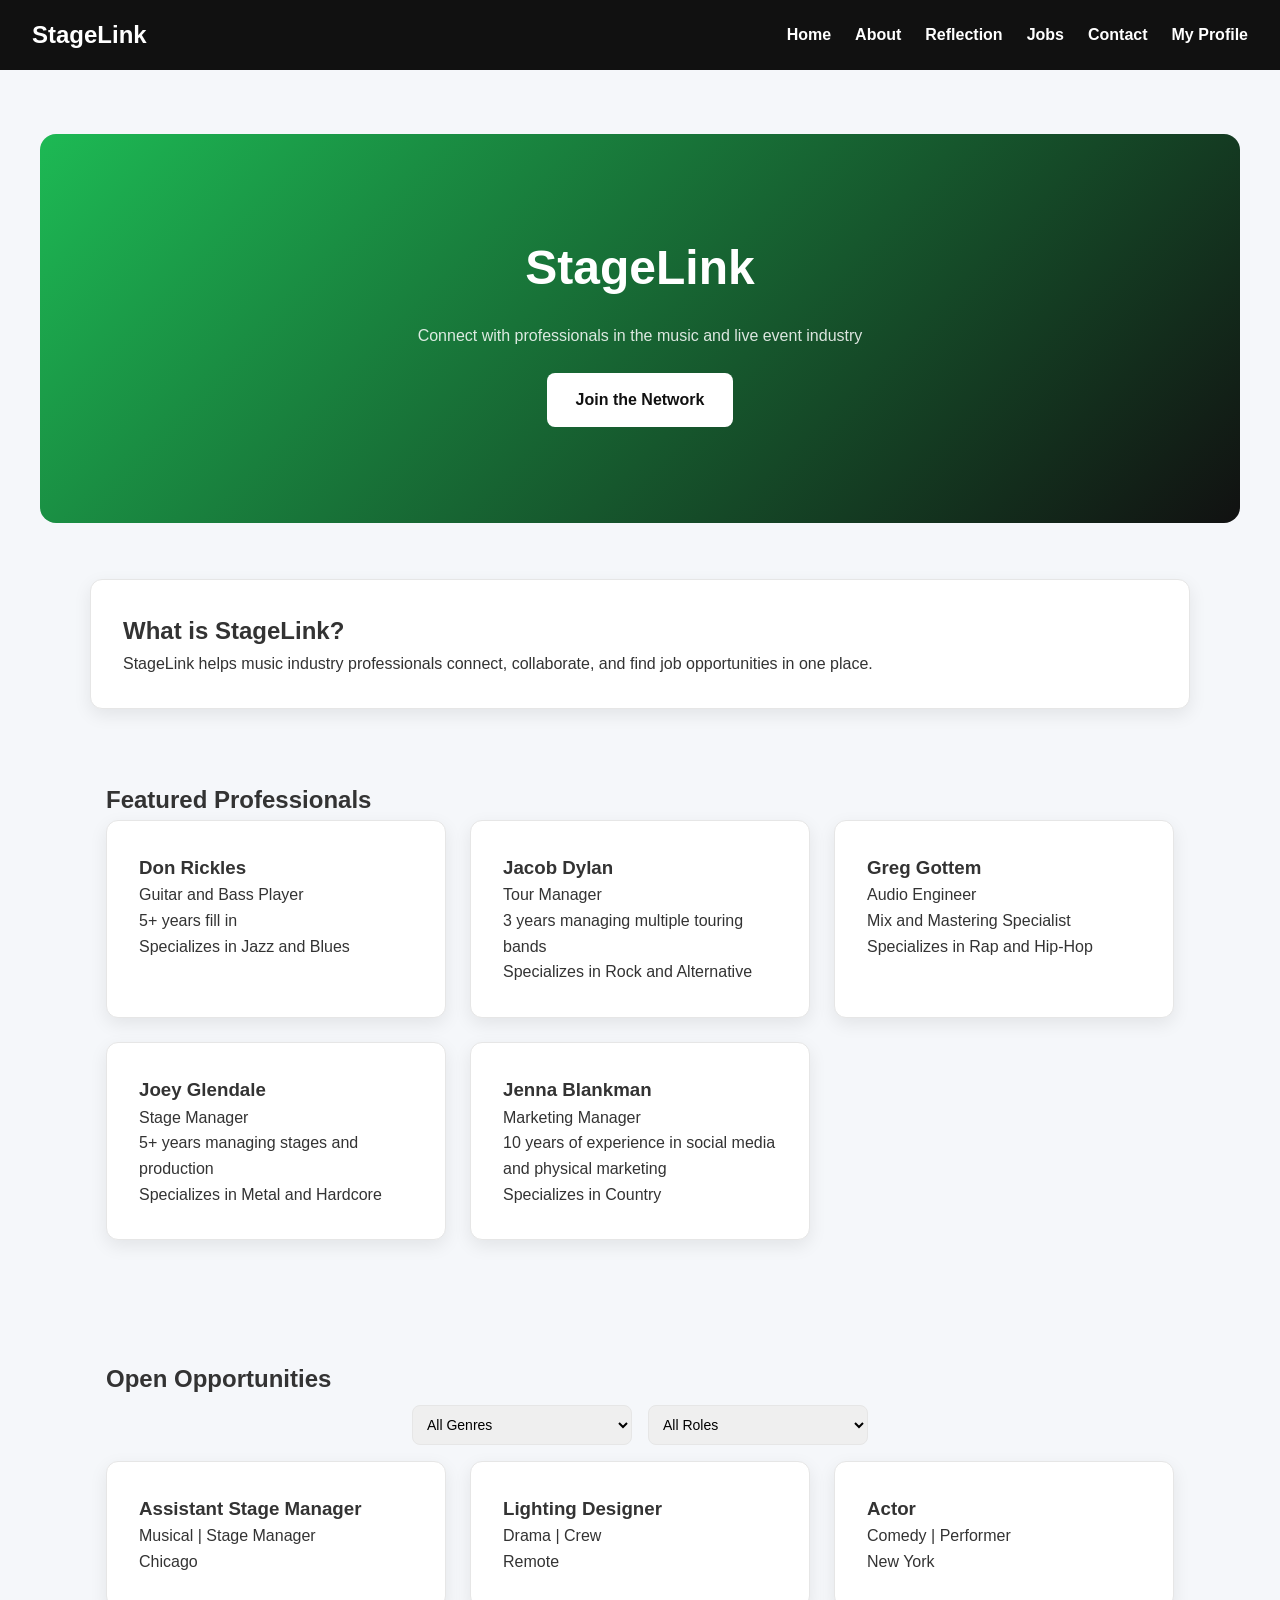
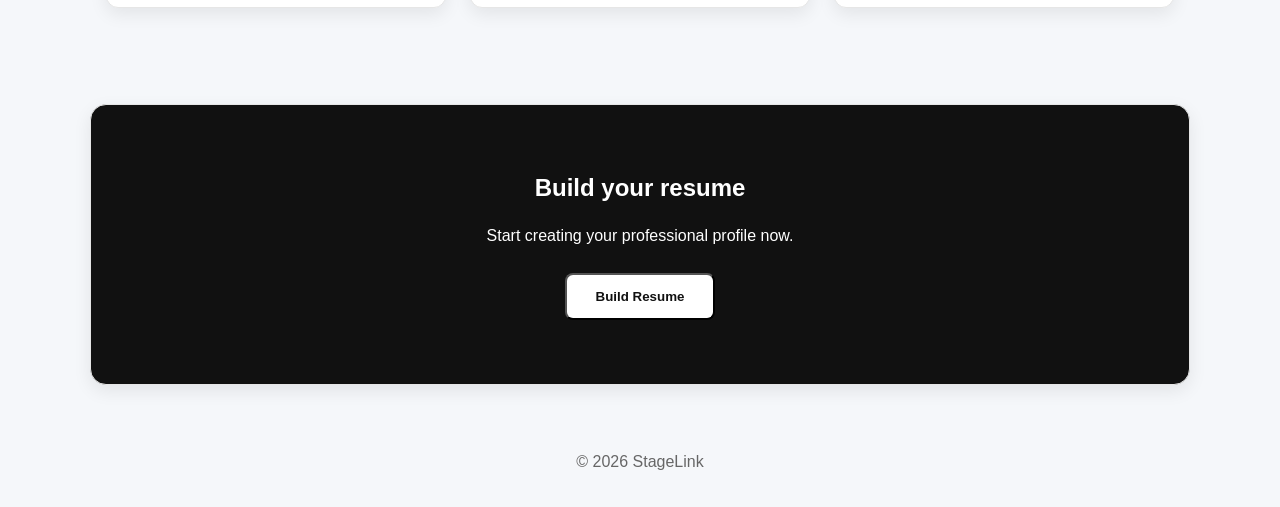
<file: index.html>
<!DOCTYPE html>
<html lang="en">
<head>
    <meta charset="UTF-8">
    <meta name="viewport" content="width=device-width, initial-scale=1.0">
    <title>StageLink | Music Industry Networking</title>
    <link rel="stylesheet" href="style.css">
</head>

<body class="home">

<!-- NAVBAR -->
<header>
    <nav aria-label="Main Navigation">
        <h1>StageLink</h1>

        <ul>
            <li><a href="index.html">Home</a></li>
            <li><a href="readme.html">About</a></li>
            <li><a href="reflection.html">Reflection</a></li>
            <li><a href="jobs.html">Jobs</a></li>
            <li><a href="contact.html">Contact</a></li>
            <li><a href="myprofile.html">My Profile</a></li>
        </ul>
    </nav>
</header>

<main>

<!-- HERO (MATCHES JOBS STYLE) -->
<section class="index-hero">
    <div class="hero-content">
        <h2>StageLink</h2>
        <p>Connect with professionals in the music and live event industry</p>

        <a href="jobs.html" class="hero-btn">Join the Network</a>
    </div>
</section>

<!-- ABOUT -->
<section class="card">
    <h2>What is StageLink?</h2>
    <p>
        StageLink helps music industry professionals connect, collaborate,
        and find job opportunities in one place.
    </p>
</section>

<!-- FEATURED PROFILES -->
<section class="index-section">

    <h2>Featured Professionals</h2>

    <div class="cards-grid">

        <div class="profile-card">
            <h3>Don Rickles</h3>
            <p>Guitar and Bass Player</p>
            <p>5+ years fill in</p>
            <p>Specializes in Jazz and Blues</p>
        </div>

        <div class="profile-card">
            <h3>Jacob Dylan</h3>
            <p>Tour Manager</p>
            <p>3 years managing multiple touring bands</p>
            <p>Specializes in Rock and Alternative</p>
        </div>

        <div class="profile-card">
            <h3>Greg Gottem</h3>
            <p>Audio Engineer</p>
            <p>Mix and Mastering Specialist</p>
            <p>Specializes in Rap and Hip-Hop</p>
        </div>

        <div class="profile-card">
            <h3>Joey Glendale</h3>
            <p>Stage Manager</p>
            <p>5+ years managing stages and production</p>
            <p>Specializes in Metal and Hardcore</p>
        </div>

        <div class="profile-card">
            <h3>Jenna Blankman</h3>
            <p>Marketing Manager</p>
            <p>10 years of experience in social media and physical marketing</p>
            <p>Specializes in Country</p>
        </div>

    </div>
</section>

<section class="index-section">

    <h2>Open Opportunities</h2>

    <div class="job-filters">

        <div class="filter-container">

            <select id="genreFilter">
                <option value="">All Genres</option>
                <option value="Jazz">Jazz</option>
                <option value="Rock">Rock</option>
                <option value="Rap">Rap</option>
                <option value="Metal">Metal</option>
                <option value="R&B">R&B</option>
                <option value="Country">Country</option>
                <option value="Latin">Latin</option>
                <option value="EDM">EDM</option>
                <option value="Pop">Pop</option>
            </select>

            <select id="roleFilter">
                <option value="">All Roles</option>
                <option value="Stage Manager">Stage Manager</option>
                <option value="Crew">Crew</option>
                <option value="Performer">Performer</option>
                <option value="Audio Engineer">Audio Engineer</option>
                <option value="Writer">Writer</option>
                <option value="Marketing Manager">Marketing Manager</option>
                <option value="System Engineer">System Engineer</option>
                <option value="Tour Manager">Tour Manager</option>
                <option value="Booking Agent">Booking Agent</option>
            </select>

        </div>
    </div>

    <!-- JOB RESULTS GRID -->
    <div id="jobResults" class="cards-grid"></div>

</section>

        </div>

    </div>

    <!-- JOB RESULTS -->
    <div id="jobResults" class="jobs-container"></div>

</section>

<!-- CTA -->
<section class="card bottom-cta">
    <h2>Build your resume</h2>
    <p>Start creating your professional profile now.</p>

    <button class="cta-btn" onclick="window.location.href='resume.html'">
        Build Resume
    </button>
</section>

</main>

<!-- FOOTER -->
<footer>
    <p>© 2026 StageLink</p>
</footer>

<script src="script.js"></script>

</body>
</html>
</file>
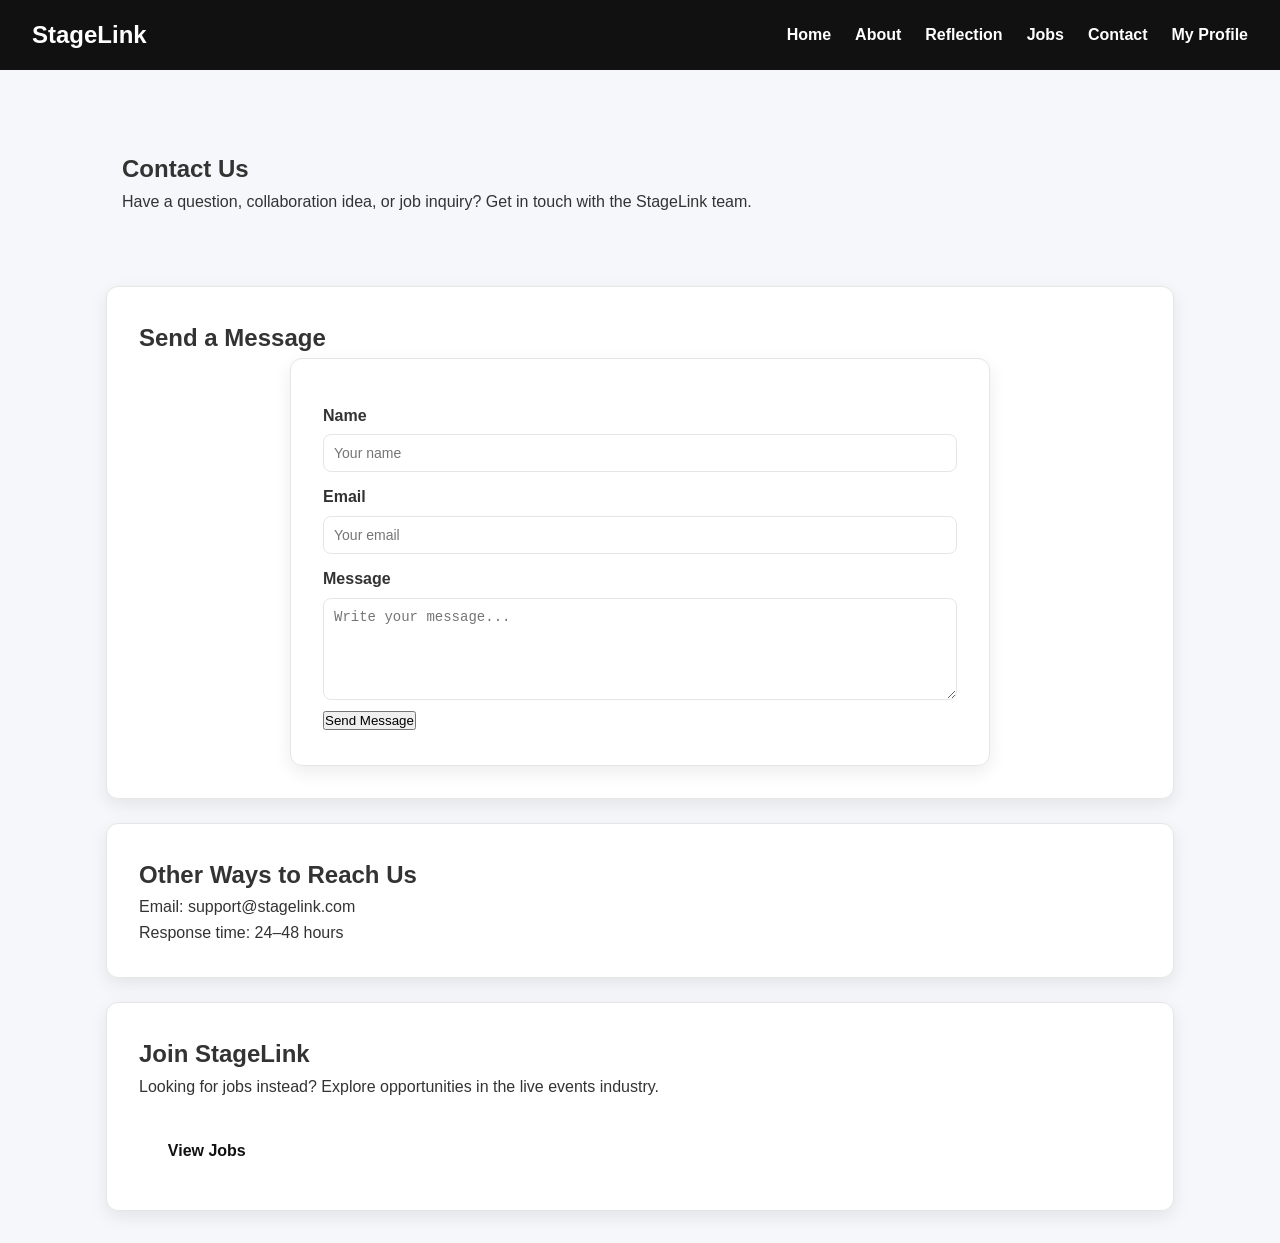
<file: contact.html>
<!DOCTYPE html>
<html lang="en">
<head>
    <meta charset="UTF-8">
    <meta name="viewport" content="width=device-width, initial-scale=1.0">
    <title>Contact | StageLink</title>
    <link rel="stylesheet" href="style.css">
</head>
<body>

    <!-- NAVBAR -->
    <header>
        <nav aria-label="Main Navigation">
            <h1>StageLink</h1>
            <ul>
            <li><a href="index.html">Home</a></li>
            <li><a href="readme.html">About</a></li>
            <li><a href="reflection.html">Reflection</a></li>
            <li><a href="jobs.html">Jobs</a></li>
            <li><a href="contact.html">Contact</a></li>
            <li><a href="myprofile.html">My Profile</a></li>
            </ul>
        </nav>
    </header>

<main>

<!-- HERO -->
<section class="page-hero">
    <h1>Contact Us</h1>
    <p>Have a question, collaboration idea, or job inquiry? Get in touch with the StageLink team.</p>
</section>

<!-- CONTACT FORM CARD -->
<section class="card">
    <h2>Send a Message</h2>

    <form>
        <label>Name</label>
        <input type="text" placeholder="Your name">

        <label>Email</label>
        <input type="email" placeholder="Your email">

        <label>Message</label>
        <textarea rows="5" placeholder="Write your message..."></textarea>

        <button type="submit">Send Message</button>
    </form>
</section>

<!-- CONTACT INFO -->
<section class="card">
    <h2>Other Ways to Reach Us</h2>
    <p>Email: support@stagelink.com</p>
    <p>Response time: 24–48 hours</p>
</section>

<!-- CTA -->
<section class="card">
    <h2>Join StageLink</h2>
    <p>Looking for jobs instead? Explore opportunities in the live events industry.</p>
    <a class="hero-btn" href="jobs.html">View Jobs</a>
</section>

</main>

</body>
</html>
</file>
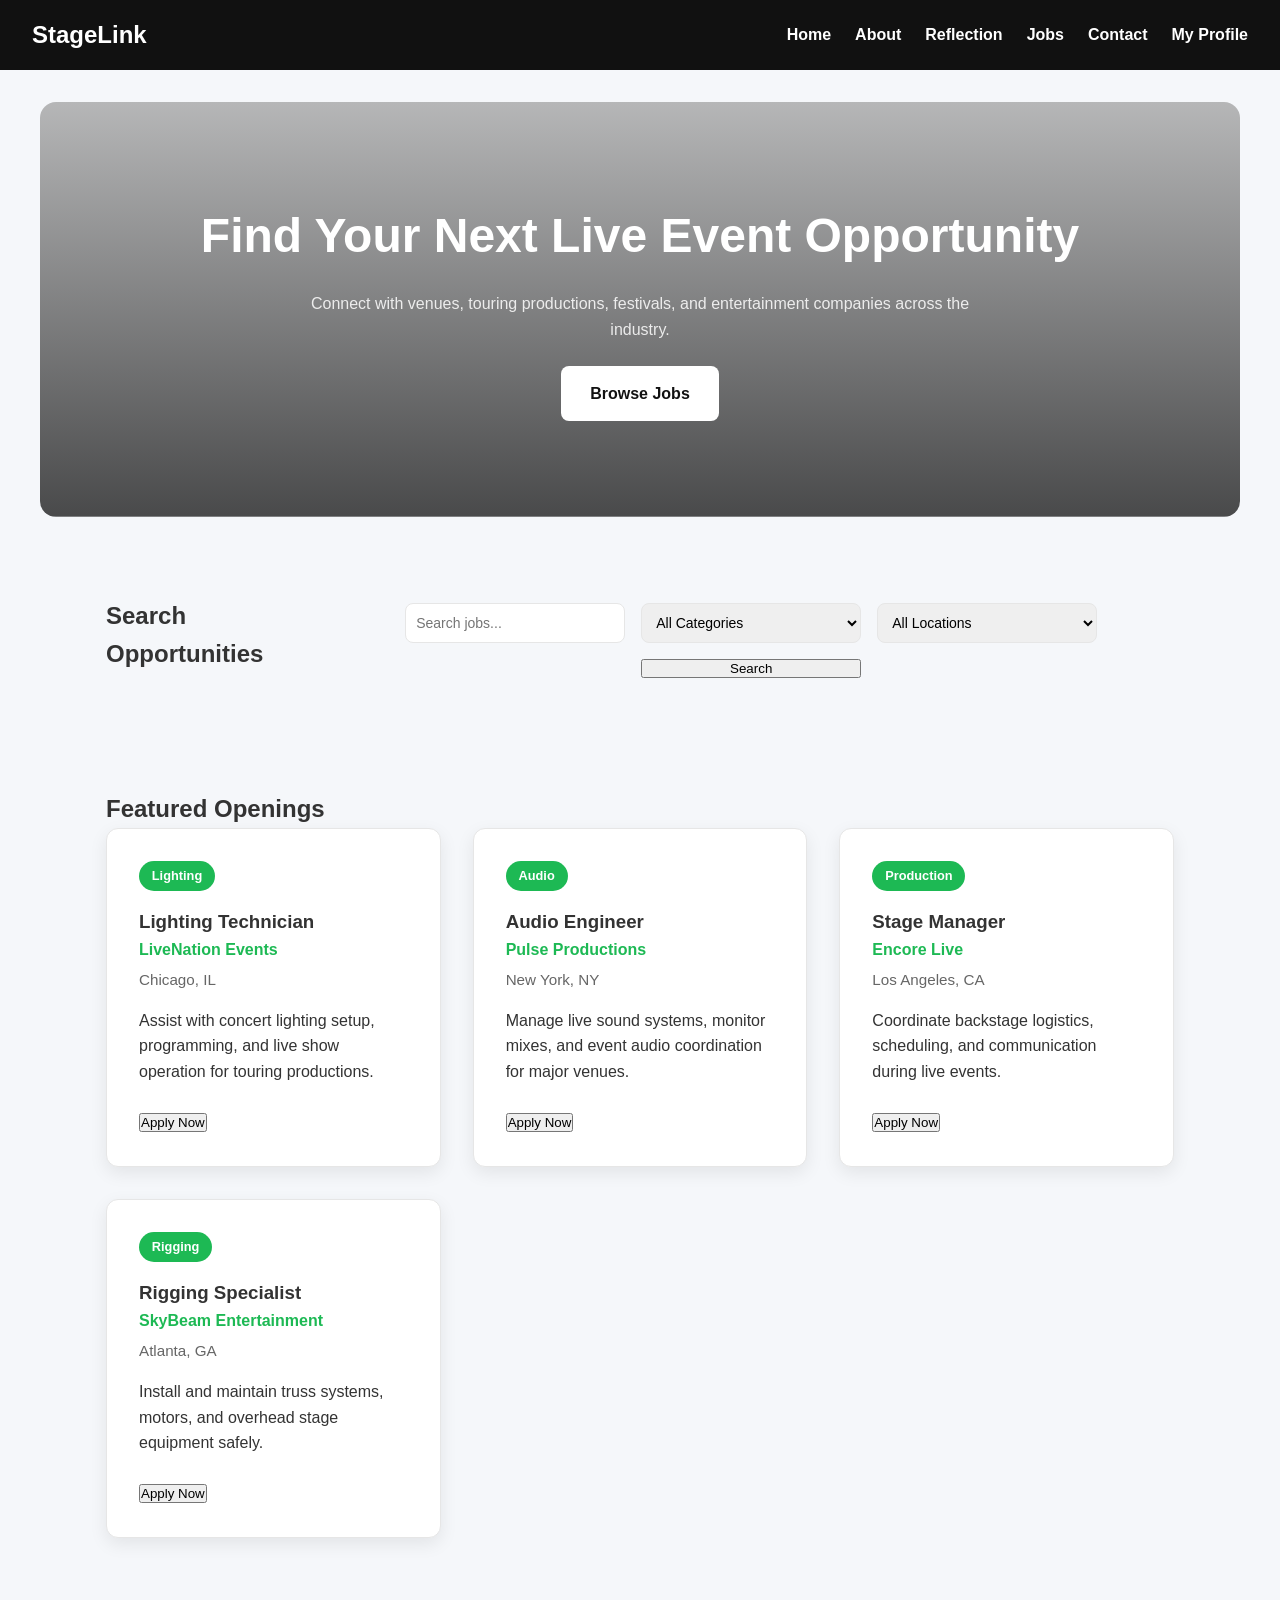
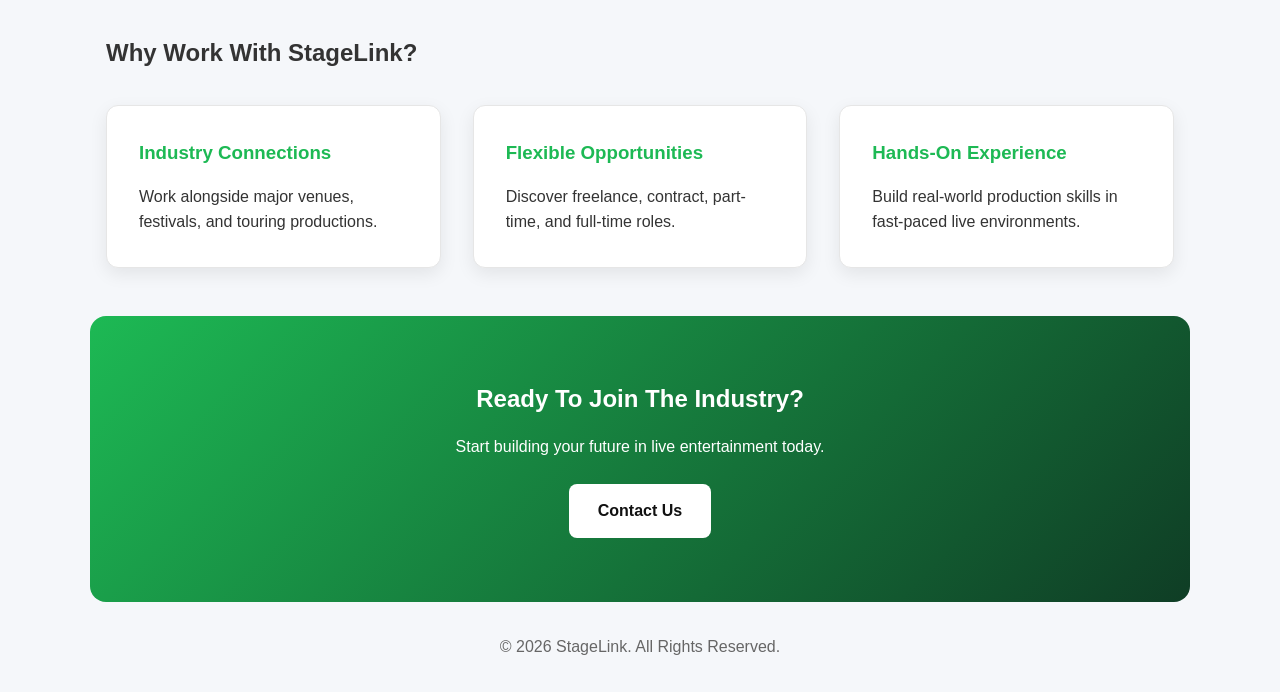
<file: jobs.html>
<!DOCTYPE html>
<html lang="en">
<head>
    <meta charset="UTF-8">
    <meta name="viewport" content="width=device-width, initial-scale=1.0">
    <title>StageLink | Jobs</title>

    <link rel="stylesheet" href="style.css">
</head>

<body>

    <!-- NAVIGATION -->
    <header>
        <nav aria-label="Main Navigation">
            <h1>StageLink</h1>

            <ul>
            <li><a href="index.html">Home</a></li>
            <li><a href="readme.html">About</a></li>
            <li><a href="reflection.html">Reflection</a></li>
            <li><a href="jobs.html">Jobs</a></li>
            <li><a href="contact.html">Contact</a></li>
            <li><a href="myprofile.html">My Profile</a></li>
            </ul>
        </nav>
    </header>

    <!-- HERO SECTION -->
    <section class="jobs-hero">

        <div class="hero-content">

            <h2>Find Your Next Live Event Opportunity</h2>

            <p>
                Connect with venues, touring productions, festivals,
                and entertainment companies across the industry.
            </p>

            <a href="#openings" class="hero-btn">Browse Jobs</a>

        </div>

    </section>

    <!-- SEARCH / FILTER SECTION -->
    <section class="job-filters">

        <h2>Search Opportunities</h2>

        <div class="filter-container">

            <input type="text" placeholder="Search jobs...">

            <select>
                <option>All Categories</option>
                <option>Lighting</option>
                <option>Audio</option>
                <option>Stage Design</option>
                <option>Rigging</option>
                <option>Production</option>
            </select>

            <select>
                <option>All Locations</option>
                <option>Chicago</option>
                <option>New York</option>
                <option>Los Angeles</option>
                <option>Atlanta</option>
                <option>Remote</option>
            </select>

            <button>Search</button>

        </div>

    </section>

    <!-- FEATURED JOBS -->
    <section id="openings" class="jobs-section">

        <h2>Featured Openings</h2>

        <div class="jobs-container">

            <!-- JOB CARD -->
            <div class="job-card">

                <span class="job-tag">Lighting</span>

                <h3>Lighting Technician</h3>

                <p class="company-name">LiveNation Events</p>

                <p class="job-location">Chicago, IL</p>

                <p class="job-description">
                    Assist with concert lighting setup, programming,
                    and live show operation for touring productions.
                </p>

                <button>Apply Now</button>

            </div>

            <!-- JOB CARD -->
            <div class="job-card">

                <span class="job-tag">Audio</span>

                <h3>Audio Engineer</h3>

                <p class="company-name">Pulse Productions</p>

                <p class="job-location">New York, NY</p>

                <p class="job-description">
                    Manage live sound systems, monitor mixes,
                    and event audio coordination for major venues.
                </p>

                <button>Apply Now</button>

            </div>

            <!-- JOB CARD -->
            <div class="job-card">

                <span class="job-tag">Production</span>

                <h3>Stage Manager</h3>

                <p class="company-name">Encore Live</p>

                <p class="job-location">Los Angeles, CA</p>

                <p class="job-description">
                    Coordinate backstage logistics, scheduling,
                    and communication during live events.
                </p>

                <button>Apply Now</button>

            </div>

            <!-- JOB CARD -->
            <div class="job-card">

                <span class="job-tag">Rigging</span>

                <h3>Rigging Specialist</h3>

                <p class="company-name">SkyBeam Entertainment</p>

                <p class="job-location">Atlanta, GA</p>

                <p class="job-description">
                    Install and maintain truss systems,
                    motors, and overhead stage equipment safely.
                </p>

                <button>Apply Now</button>

            </div>

        </div>

    </section>

    <!-- WHY WORK WITH STAGELINK -->
    <section class="why-section">

        <h2>Why Work With StageLink?</h2>

        <div class="benefits-container">

            <div class="benefit-card">

                <h3>Industry Connections</h3>

                <p>
                    Work alongside major venues,
                    festivals, and touring productions.
                </p>

            </div>

            <div class="benefit-card">

                <h3>Flexible Opportunities</h3>

                <p>
                    Discover freelance, contract,
                    part-time, and full-time roles.
                </p>

            </div>

            <div class="benefit-card">

                <h3>Hands-On Experience</h3>

                <p>
                    Build real-world production skills
                    in fast-paced live environments.
                </p>

            </div>

        </div>

    </section>

    <!-- CALL TO ACTION -->
    <section class="cta-section">

        <h2>Ready To Join The Industry?</h2>

        <p>
            Start building your future in live entertainment today.
        </p>

        <a href="contact.html" class="cta-btn">Contact Us</a>

    </section>

    <!-- FOOTER -->
    <footer>

        <p>&copy; 2026 StageLink. All Rights Reserved.</p>

    </footer>

</body>
</html>
</file>
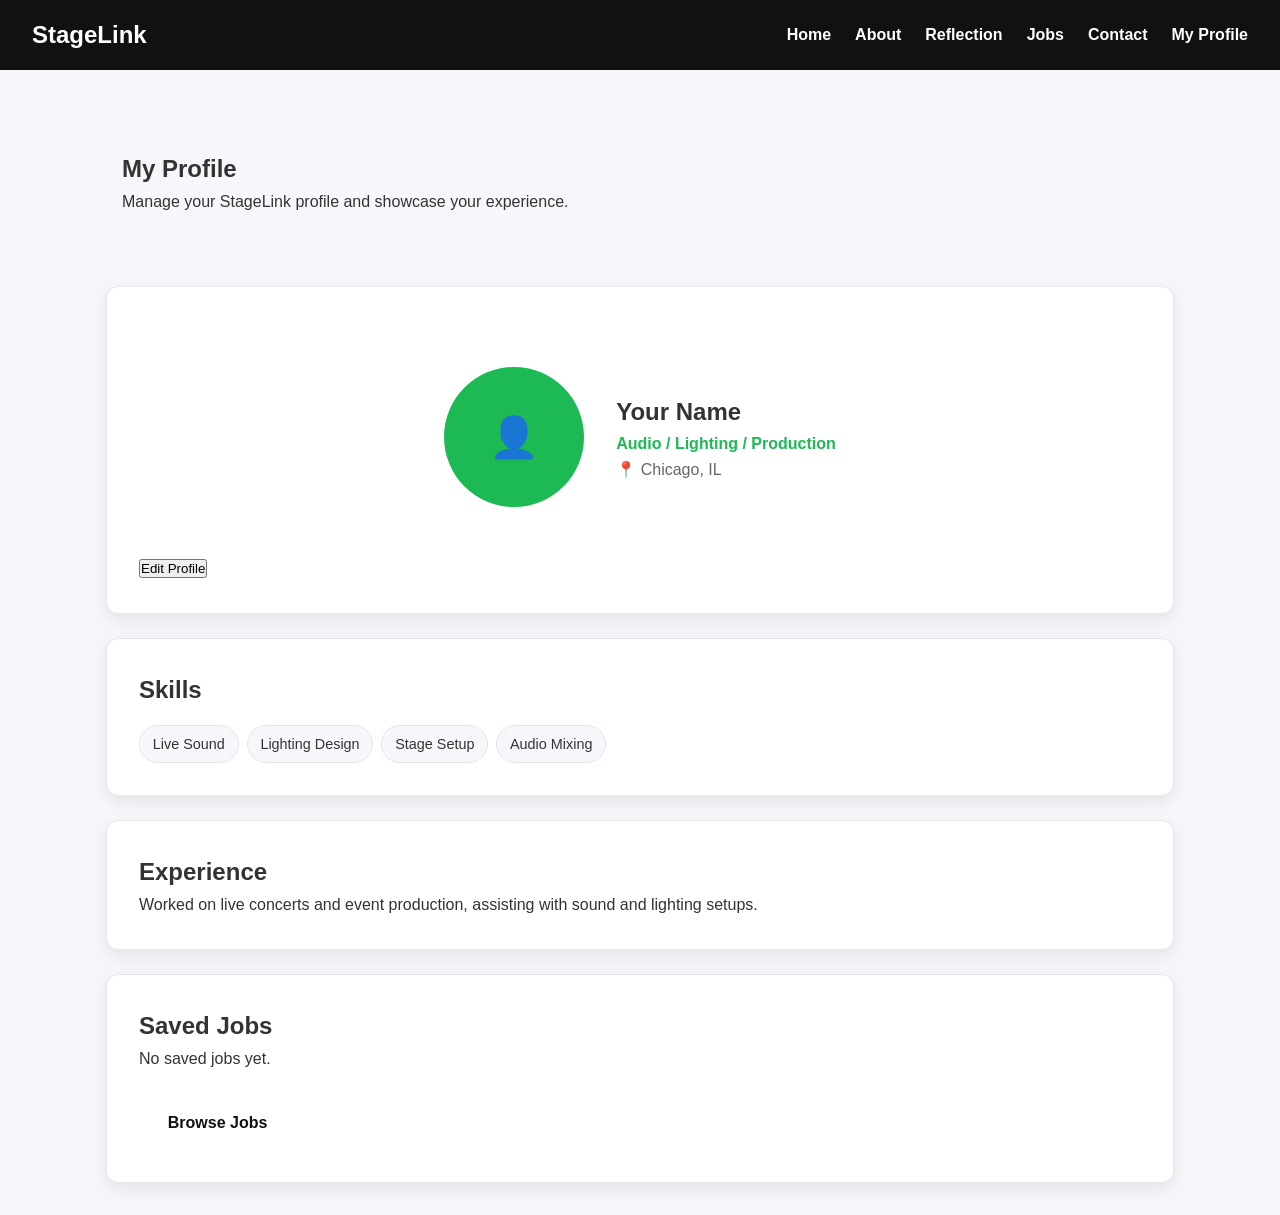
<file: myprofile.html>
<!DOCTYPE html>
<html lang="en">
<head>
    <meta charset="UTF-8">
    <meta name="viewport" content="width=device-width, initial-scale=1.0">
    <title>StageLink | My Profile</title>
    <link rel="stylesheet" href="style.css">
</head>

<body>

<!-- NAVBAR -->
<header>
    <nav aria-label="Main Navigation">
        <h1>StageLink</h1>

        <ul>
            <li><a href="index.html">Home</a></li>
            <li><a href="readme.html">About</a></li>
            <li><a href="reflection.html">Reflection</a></li>
            <li><a href="jobs.html">Jobs</a></li>
            <li><a href="contact.html">Contact</a></li>
            <li><a href="myprofile.html">My Profile</a></li>
        </ul>
    </nav>
</header>

<main>

<section class="page-hero">
    <h1>My Profile</h1>
    <p>Manage your StageLink profile and showcase your experience.</p>
</section>

<!-- PROFILE CARD -->
<section class="card profile-card">

    <div class="profile-header">
        <div class="avatar">👤</div>

        <div class="profile-info">
            <h2 contenteditable="false" class="editable">Your Name</h2>
            <p contenteditable="false" class="editable role">Audio / Lighting / Production</p>
            <p contenteditable="false" class="editable location">📍 Chicago, IL</p>
        </div>
    </div>

    <button id="editBtn" onclick="toggleEdit()">Edit Profile</button>

</section>

<!-- SKILLS -->
<section class="card">
    <h2>Skills</h2>

    <div class="skill-tags">
        <span contenteditable="false" class="editable">Live Sound</span>
        <span contenteditable="false" class="editable">Lighting Design</span>
        <span contenteditable="false" class="editable">Stage Setup</span>
        <span contenteditable="false" class="editable">Audio Mixing</span>
    </div>
</section>

<!-- EXPERIENCE -->
<section class="card">
    <h2>Experience</h2>

    <p contenteditable="false" class="editable">
        Worked on live concerts and event production, assisting with sound and lighting setups.
    </p>
</section>

<!-- SAVED JOBS -->
<section class="card">
    <h2>Saved Jobs</h2>
    <p>No saved jobs yet.</p>

    <a class="hero-btn" href="jobs.html">Browse Jobs</a>
</section>

</main>

<script>
function toggleEdit() {
    const elements = document.querySelectorAll(".editable");
    const btn = document.getElementById("editBtn");

    const isEditing = btn.innerText === "Save Profile";

    elements.forEach(el => {
        el.contentEditable = !isEditing;
        el.style.outline = !isEditing ? "2px solid #1db954" : "none";
    });

    btn.innerText = isEditing ? "Edit Profile" : "Save Profile";
}
</script>
</file>
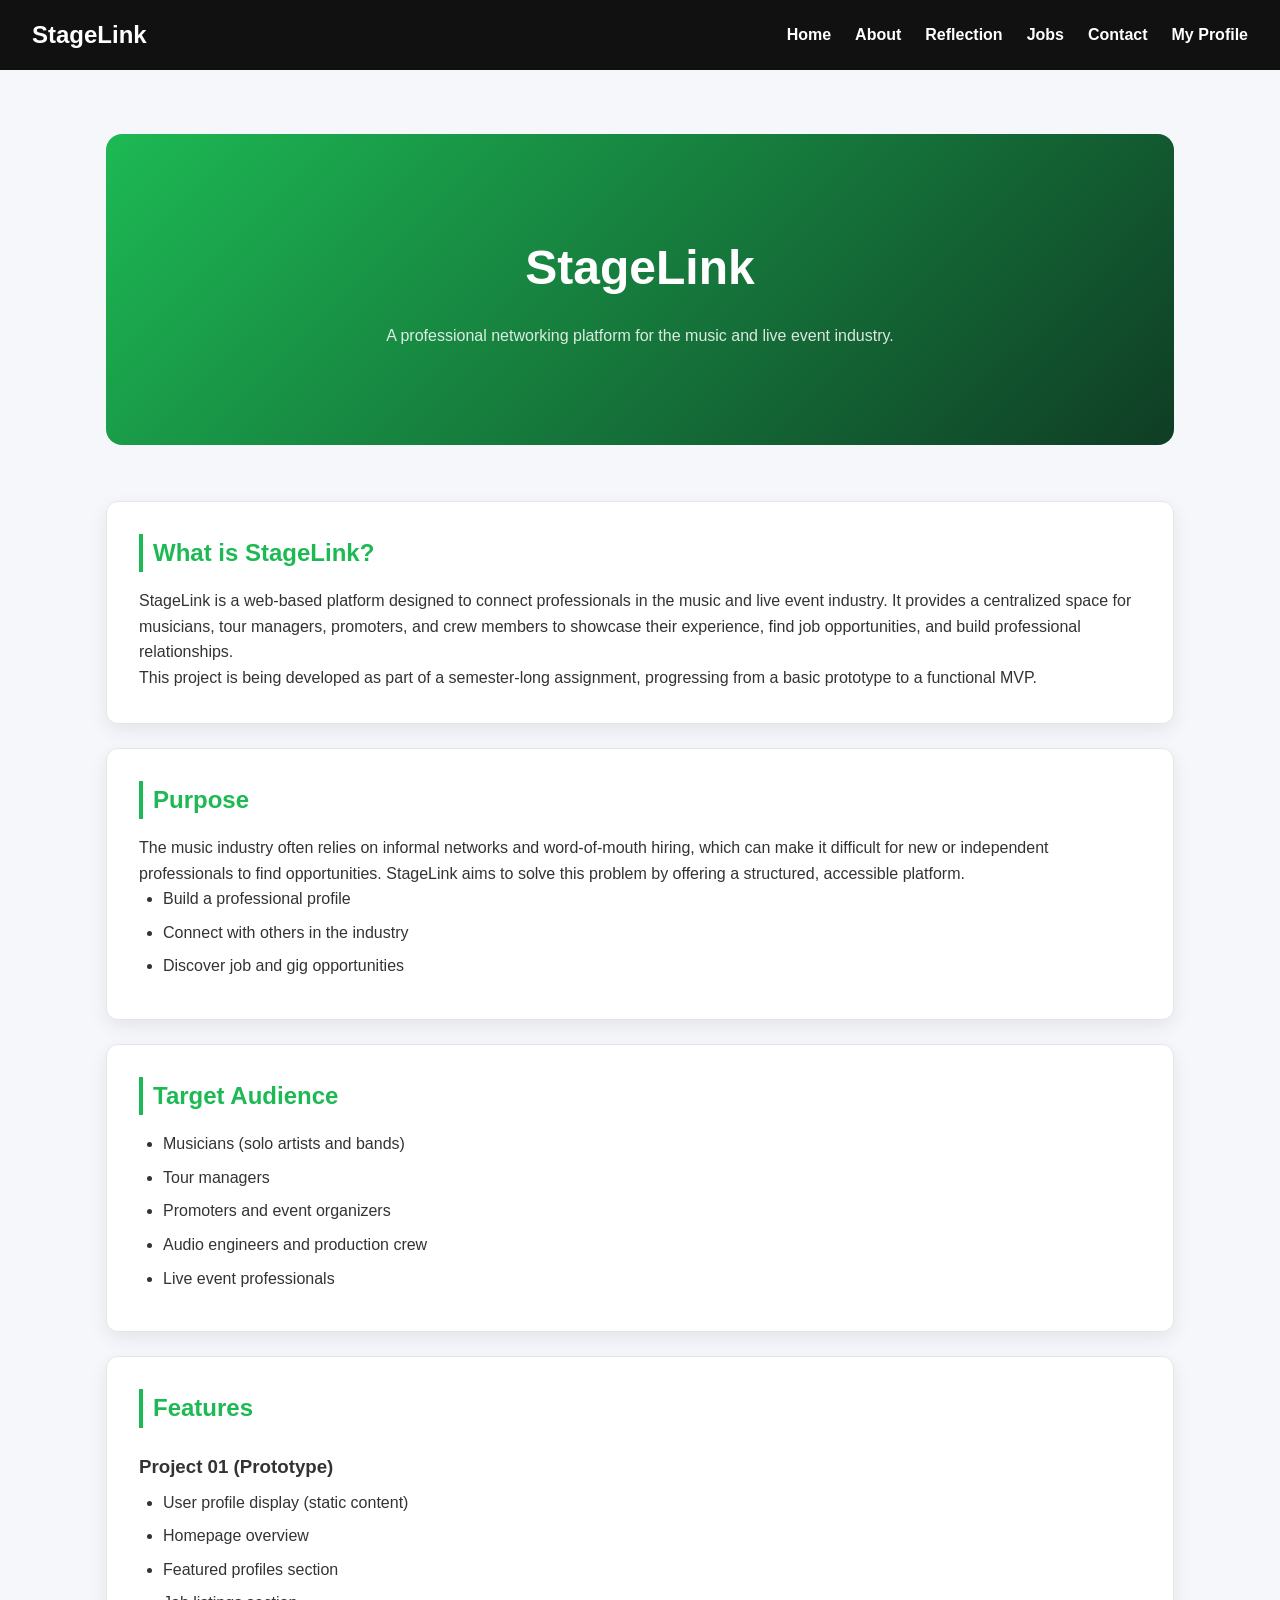
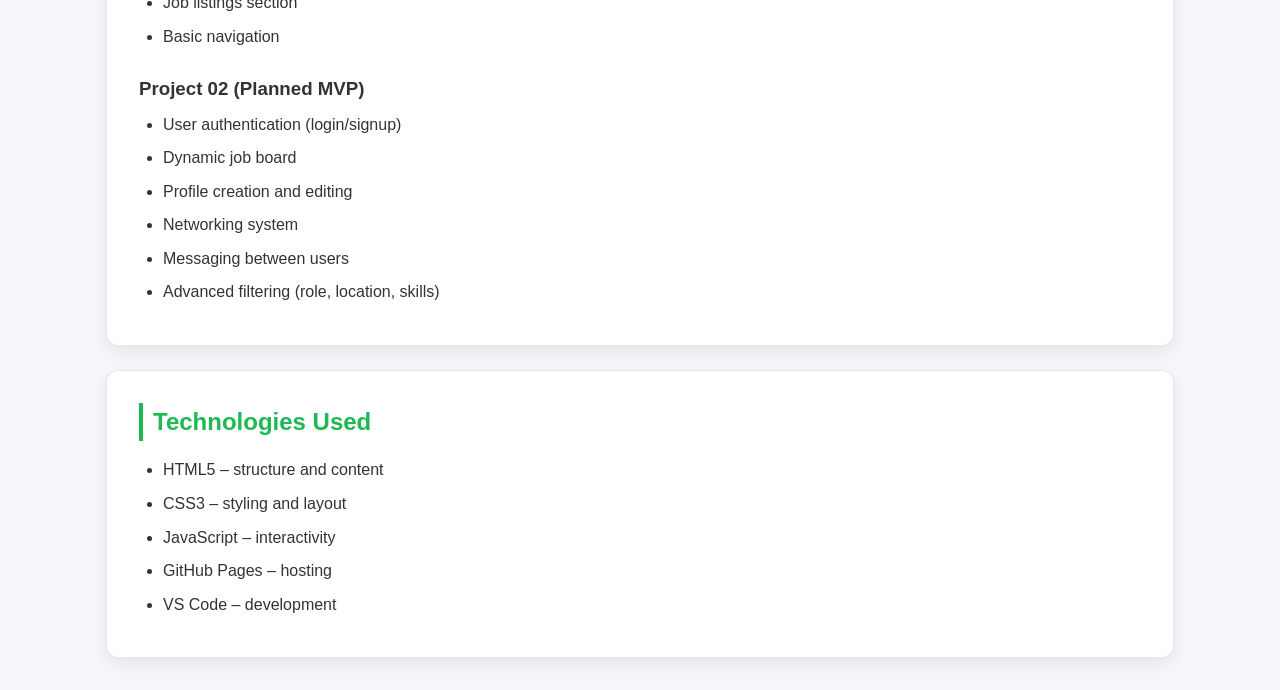
<file: readme.html>
<!DOCTYPE html>
<html lang="en">
<head>
    <meta charset="UTF-8">
    <meta name="viewport" content="width=device-width, initial-scale=1.0">
    <title>Contact | StageLink</title>
    <link rel="stylesheet" href="style.css">
</head>
<body>

    <!-- NAVBAR -->
    <header>
        <nav aria-label="Main Navigation">
            <h1>StageLink</h1>
            <ul>
            <li><a href="index.html">Home</a></li>
            <li><a href="readme.html">About</a></li>
            <li><a href="reflection.html">Reflection</a></li>
            <li><a href="jobs.html">Jobs</a></li>
            <li><a href="contact.html">Contact</a></li>
            <li><a href="myprofile.html">My Profile</a></li>
            </ul>
        </nav>
    </header>
<main>

<!-- HERO -->
<section class="doc-hero">
    <h1>StageLink</h1>
    <p>A professional networking platform for the music and live event industry.</p>
</section>

<!-- OVERVIEW -->
<section class="doc-card">
    <h2>What is StageLink?</h2>

    <p>
        StageLink is a web-based platform designed to connect professionals in the music and live event industry.
        It provides a centralized space for musicians, tour managers, promoters, and crew members to showcase their
        experience, find job opportunities, and build professional relationships.
    </p>

    <p>
        This project is being developed as part of a semester-long assignment, progressing from a basic prototype
        to a functional MVP.
    </p>
</section>

<!-- PURPOSE -->
<section class="doc-card">
    <h2>Purpose</h2>

    <p>
        The music industry often relies on informal networks and word-of-mouth hiring, which can make it difficult
        for new or independent professionals to find opportunities. StageLink aims to solve this problem by offering
        a structured, accessible platform.
    </p>

    <ul>
        <li>Build a professional profile</li>
        <li>Connect with others in the industry</li>
        <li>Discover job and gig opportunities</li>
    </ul>
</section>

<!-- TARGET AUDIENCE -->
<section class="doc-card">
    <h2>Target Audience</h2>

    <ul>
        <li>Musicians (solo artists and bands)</li>
        <li>Tour managers</li>
        <li>Promoters and event organizers</li>
        <li>Audio engineers and production crew</li>
        <li>Live event professionals</li>
    </ul>
</section>

<!-- FEATURES -->
<section class="doc-card">
    <h2>Features</h2>

    <h3>Project 01 (Prototype)</h3>
    <ul>
        <li>User profile display (static content)</li>
        <li>Homepage overview</li>
        <li>Featured profiles section</li>
        <li>Job listings section</li>
        <li>Basic navigation</li>
    </ul>

    <h3>Project 02 (Planned MVP)</h3>
    <ul>
        <li>User authentication (login/signup)</li>
        <li>Dynamic job board</li>
        <li>Profile creation and editing</li>
        <li>Networking system</li>
        <li>Messaging between users</li>
        <li>Advanced filtering (role, location, skills)</li>
    </ul>
</section>

<!-- TECHNOLOGIES -->
<section class="doc-card">
    <h2>Technologies Used</h2>

    <ul>
        <li>HTML5 – structure and content</li>
        <li>CSS3 – styling and layout</li>
        <li>JavaScript – interactivity</li>
        <li>GitHub Pages – hosting</li>
        <li>VS Code – development</li>
    </ul>
</section>

</main>
</file>
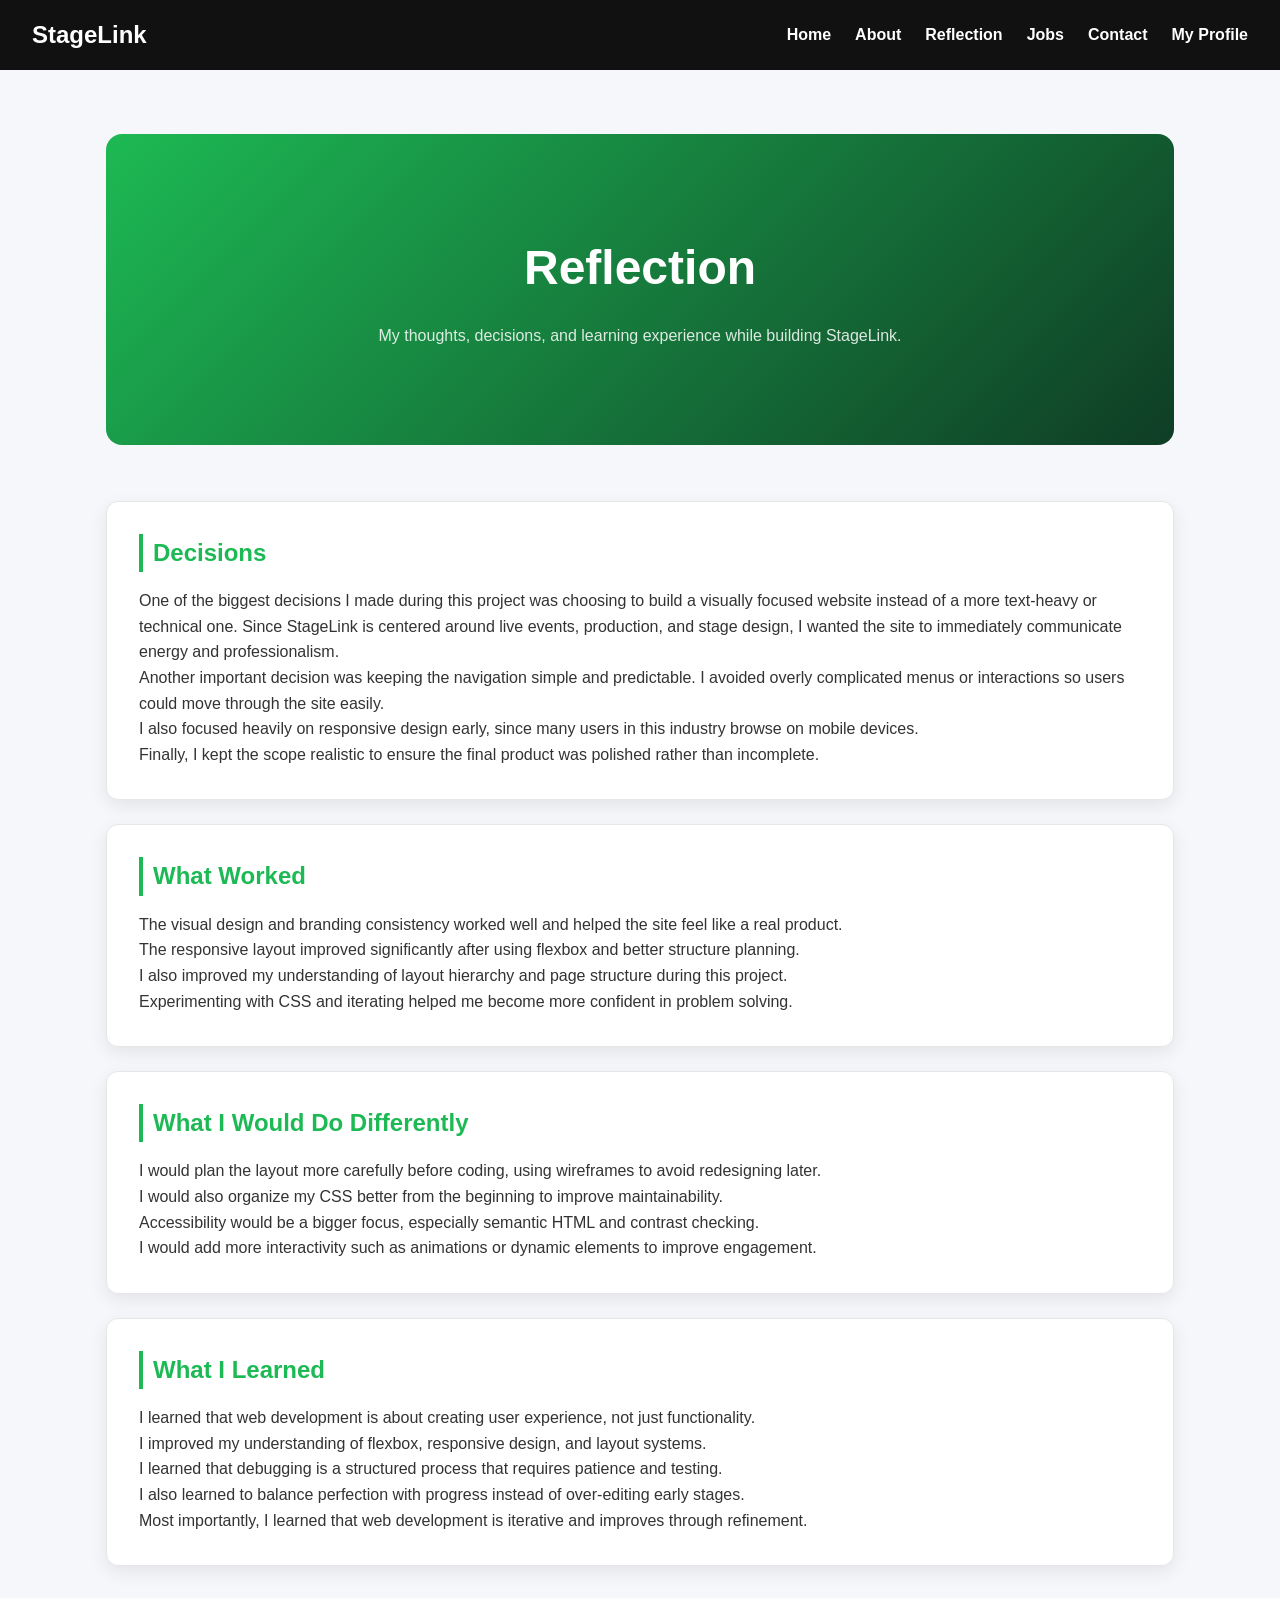
<file: reflection.html>
<!DOCTYPE html>
<html lang="en">
<head>
    <meta charset="UTF-8">
    <meta name="viewport" content="width=device-width, initial-scale=1.0">
    <title>Contact | StageLink</title>
    <link rel="stylesheet" href="style.css">
</head>
<body>

    <!-- NAVBAR -->
    <header>
        <nav aria-label="Main Navigation">
            <h1>StageLink</h1>
            <ul>
            <li><a href="index.html">Home</a></li>
            <li><a href="readme.html">About</a></li>
            <li><a href="reflection.html">Reflection</a></li>
            <li><a href="jobs.html">Jobs</a></li>
            <li><a href="contact.html">Contact</a></li>
            <li><a href="myprofile.html">My Profile</a></li>
            </ul>
        </nav>
    </header>
<main>

<!-- HERO -->
<section class="doc-hero">
    <h1>Reflection</h1>
    <p>My thoughts, decisions, and learning experience while building StageLink.</p>
</section>

<!-- DECISIONS -->
<section class="doc-card">
    <h2>Decisions</h2>

    <p>
        One of the biggest decisions I made during this project was choosing to build a visually focused website
        instead of a more text-heavy or technical one. Since StageLink is centered around live events, production,
        and stage design, I wanted the site to immediately communicate energy and professionalism.
    </p>

    <p>
        Another important decision was keeping the navigation simple and predictable. I avoided overly complicated
        menus or interactions so users could move through the site easily.
    </p>

    <p>
        I also focused heavily on responsive design early, since many users in this industry browse on mobile devices.
    </p>

    <p>
        Finally, I kept the scope realistic to ensure the final product was polished rather than incomplete.
    </p>
</section>

<!-- WHAT WORKED -->
<section class="doc-card">
    <h2>What Worked</h2>

    <p>
        The visual design and branding consistency worked well and helped the site feel like a real product.
    </p>

    <p>
        The responsive layout improved significantly after using flexbox and better structure planning.
    </p>

    <p>
        I also improved my understanding of layout hierarchy and page structure during this project.
    </p>

    <p>
        Experimenting with CSS and iterating helped me become more confident in problem solving.
    </p>
</section>

<!-- IMPROVEMENTS -->
<section class="doc-card">
    <h2>What I Would Do Differently</h2>

    <p>
        I would plan the layout more carefully before coding, using wireframes to avoid redesigning later.
    </p>

    <p>
        I would also organize my CSS better from the beginning to improve maintainability.
    </p>

    <p>
        Accessibility would be a bigger focus, especially semantic HTML and contrast checking.
    </p>

    <p>
        I would add more interactivity such as animations or dynamic elements to improve engagement.
    </p>
</section>

<!-- LEARNING -->
<section class="doc-card">
    <h2>What I Learned</h2>

    <p>
        I learned that web development is about creating user experience, not just functionality.
    </p>

    <p>
        I improved my understanding of flexbox, responsive design, and layout systems.
    </p>

    <p>
        I learned that debugging is a structured process that requires patience and testing.
    </p>

    <p>
        I also learned to balance perfection with progress instead of over-editing early stages.
    </p>

    <p>
        Most importantly, I learned that web development is iterative and improves through refinement.
    </p>
</section>

</main>
</file>
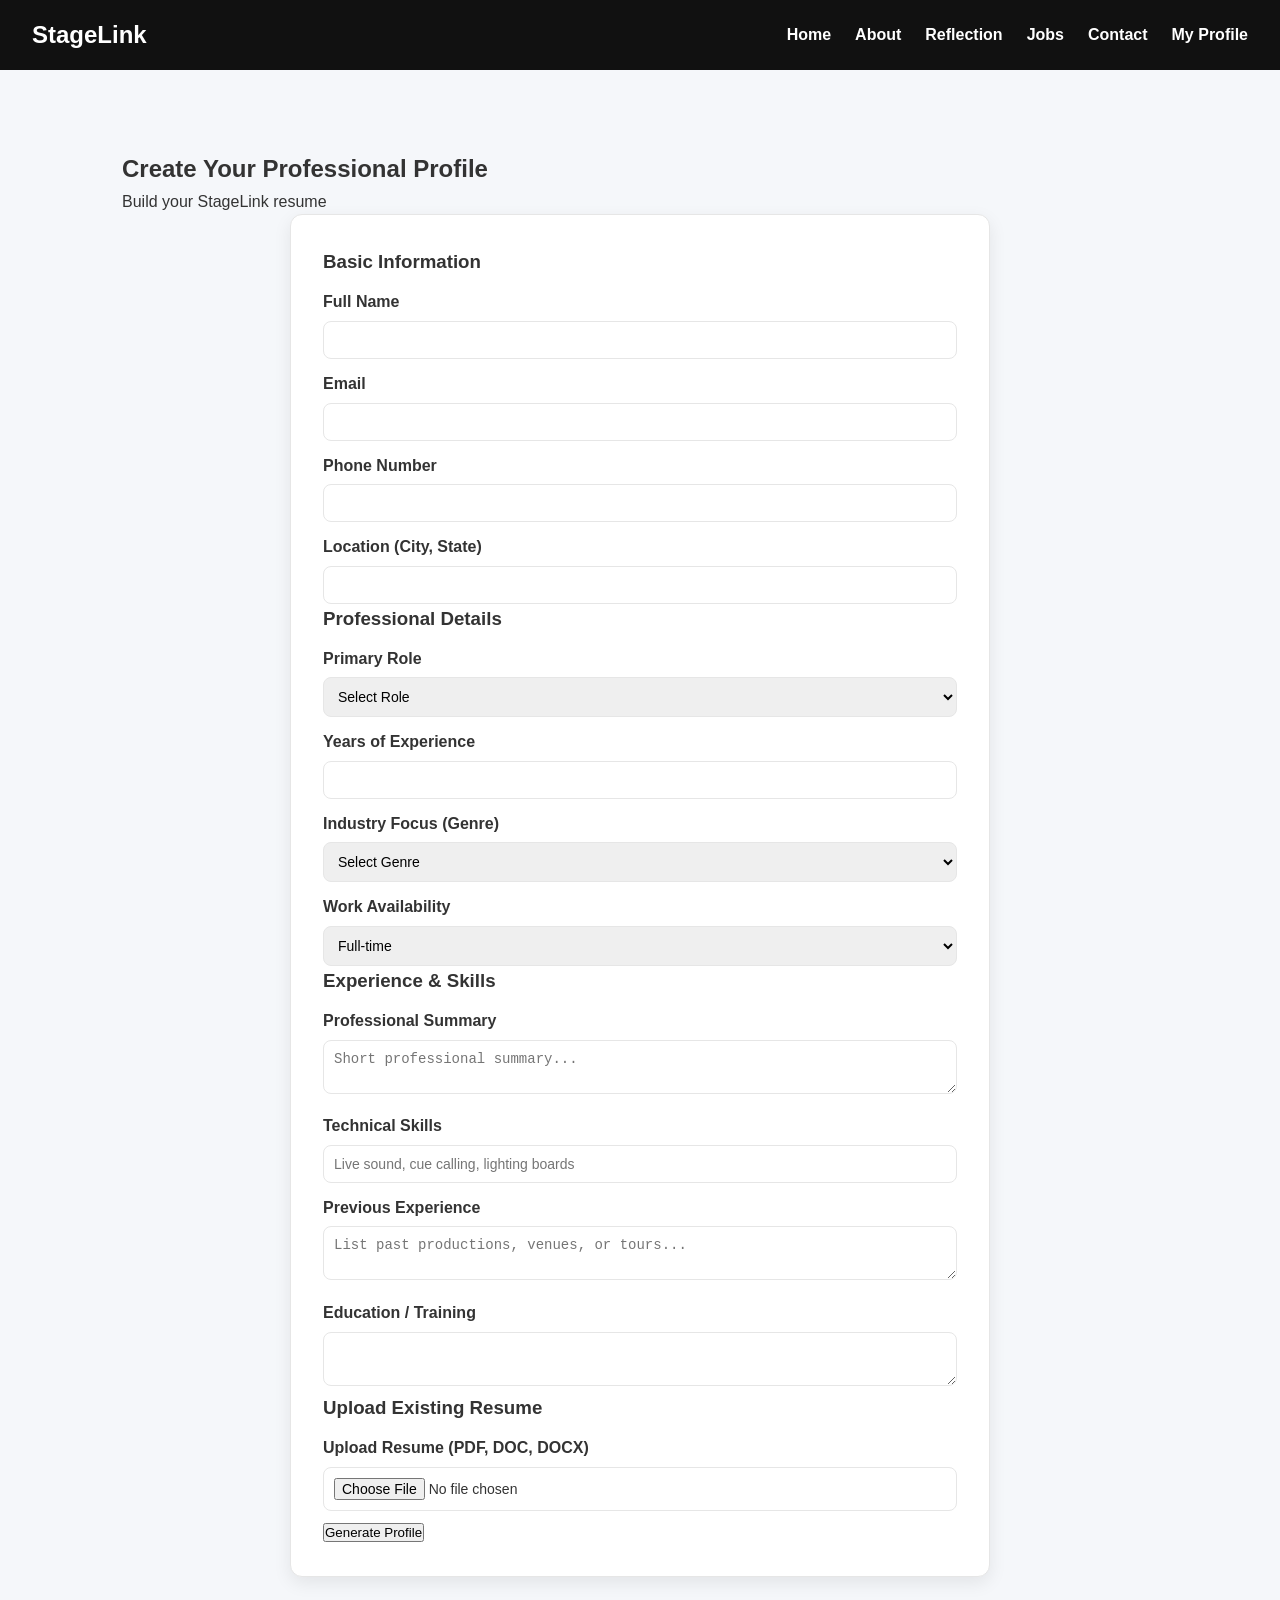
<file: resume.html>
<!DOCTYPE html>
<html lang="en">
<head>
    <meta charset="UTF-8">
    <meta name="viewport" content="width=device-width, initial-scale=1.0">
    <title>StageLink | Resume Builder</title>
    <link rel="stylesheet" href="style.css">
</head>

<body>

<header>
    <nav aria-label="Main Navigation">
        <h1>StageLink</h1>
        <ul>
            <li><a href="index.html">Home</a></li>
            <li><a href="readme.html">About</a></li>
            <li><a href="reflection.html">Reflection</a></li>
            <li><a href="jobs.html">Jobs</a></li>
            <li><a href="contact.html">Contact</a></li>
            <li><a href="myprofile.html">My Profile</a></li>
        </ul>
    </nav>
</header>

<main>

<section id="resumeBuilder">
    <h2>Create Your Professional Profile</h2>
    <p>Build your StageLink resume</p>

    <form id="resumeForm">

        <!-- =========================
             BASIC INFORMATION
        ========================== -->
        <h3>Basic Information</h3>

        <label>Full Name</label>
        <input type="text" id="name" required>

        <label>Email</label>
        <input type="email" id="email" required>

        <label>Phone Number</label>
        <input type="tel" id="phone">

        <label>Location (City, State)</label>
        <input type="text" id="location">

        <!-- =========================
             PROFESSIONAL DETAILS
        ========================== -->
        <h3>Professional Details</h3>

        <label>Primary Role</label>
        <select id="role" required>
            <option value="">Select Role</option>
            <option>Stage Manager</option>
            <option>Audio Engineer</option>
            <option>Lighting Designer</option>
            <option>Performer</option>
            <option>Tour Manager</option>
            <option>Producer</option>
        </select>

        <label>Years of Experience</label>
        <input type="number" id="experienceYears" min="0">

        <label>Industry Focus (Genre)</label>
        <select id="genre" required>
            <option value="">Select Genre</option>
            <option>Jazz</option>
            <option>Rock</option>
            <option>Rap</option>
            <option>Metal</option>
            <option>R&B</option>
            <option>EDM</option>
            <option>Country</option>
            <option>Latin</option>
            <option>Pop</option>
            <option>All Genres</option>
        </select>

        <label>Work Availability</label>
        <select id="availability">
            <option>Full-time</option>
            <option>Part-time</option>
            <option>Freelance</option>
            <option>Touring</option>
        </select>

        <!-- =========================
             SKILLS & EXPERIENCE
        ========================== -->
        <h3>Experience & Skills</h3>

        <label>Professional Summary</label>
        <textarea id="summary" placeholder="Short professional summary..."></textarea>

        <label>Technical Skills</label>
        <input type="text" id="skills" placeholder="Live sound, cue calling, lighting boards">

        <label>Previous Experience</label>
        <textarea id="experience" placeholder="List past productions, venues, or tours..."></textarea>

        <label>Education / Training</label>
        <textarea id="education"></textarea>

        <!-- =========================
             RESUME UPLOAD
        ========================== -->
        <h3>Upload Existing Resume</h3>

        <label>Upload Resume (PDF, DOC, DOCX)</label>
        <input type="file" id="resumeUpload" accept=".pdf,.doc,.docx">

        <p id="fileNamePreview" style="margin-top:8px; font-size:14px; color:#666;"></p>

        <!-- =========================
             SUBMIT
        ========================== -->
        <button type="submit">Generate Profile</button>

    </form>

    <div id="resumeOutput"></div>
</section>

</main>

<script src="resume.js"></script>

</body>
</html>
</file>
<file: style.css>
/* =========================
   BASE RESET
========================= */

* {
    margin: 0;
    padding: 0;
    box-sizing: border-box;
}

/* =========================
   THEME VARIABLES
========================= */

:root {
    --primary: #1db954;
    --primary-dark: #17a44a;
    --dark: #111;
    --bg: #f5f7fa;
    --card: #ffffff;
    --text: #333;
    --muted: #666;
    --border: #e6e6e6;
}

/* =========================
   GLOBAL
========================= */

body {
    font-family: Arial, Helvetica, sans-serif;
    line-height: 1.6;
    background: var(--bg);
    color: var(--text);
}

/* =========================
   MAIN LAYOUT SYSTEM
========================= */

main {
    width: 100%;
    max-width: 1100px;
    margin: auto;
    padding: 2rem 1rem;

    display: flex;
    flex-direction: column;
    gap: 1.5rem;

    align-items: stretch;
}

/* Home page keeps full width hero feel */
.home main {
    max-width: none;
}

/* Universal section width consistency */
section {
    width: 100%;
    max-width: 1100px;
    margin: auto;
    padding: 3rem 1rem;
}

/* =========================
   NAVBAR
========================= */

header {
    background: var(--dark);
    color: white;
    padding: 1rem 2rem;
}

nav {
    display: flex;
    justify-content: space-between;
    align-items: center;
    gap: 2rem;
}

nav ul {
    list-style: none;
    display: flex;
    gap: 1.5rem;
}

nav a {
    color: white;
    text-decoration: none;
    font-weight: bold;
    transition: 0.2s ease;
}

nav a:hover {
    color: var(--primary);
}

/* =========================
   HERO SECTIONS
========================= */

.index-hero,
.jobs-hero,
.doc-hero {
    width: 100%;
    max-width: 1200px;

    margin: 2rem auto;

    text-align: center;

    padding: 6rem 2rem;

    border-radius: 16px;

    color: white;
}

/* Home Hero */
.index-hero {
    background: linear-gradient(
        135deg,
        var(--primary),
        var(--dark)
    );
}

/* Jobs Hero */
.jobs-hero {
    background:
        linear-gradient(
            rgba(155,155,155,0.7),
            rgba(0,0,0,0.7)
        ),
        url('https://images.unsplash.com/photo-1501386761578-eac5c94b800a?q=80&w=1600&auto=format&fit=crop');

    background-size: cover;
    background-position: center;
}

/* Documentation Hero */
.doc-hero {
    background: linear-gradient(
        135deg,
        var(--primary),
        #0f3d25
    );
}

/* Hero Text */
.index-hero h2,
.hero-content h2,
.doc-hero h1 {
    font-size: 3rem;
    margin-bottom: 1rem;
}

.index-hero p,
.hero-content p,
.doc-hero p {
    max-width: 700px;
    margin: auto;
    color: rgba(255,255,255,0.85);
}

/* =========================
   BUTTONS
========================= */

.hero-btn,
.cta-btn {
    display: inline-block;

    margin-top: 1.5rem;

    padding: 0.9rem 1.8rem;

    border-radius: 8px;

    font-weight: bold;
    text-decoration: none;

    transition: 0.2s ease;
}

/* White Button */
.hero-btn,
.cta-btn {
    background: white;
    color: var(--dark);
}

.hero-btn:hover,
.cta-btn:hover {
    background: #eaeaea;
    transform: translateY(-2px);
}

/* Green Button */
.primary-btn {
    background: var(--primary);
    color: white;
}

.primary-btn:hover {
    background: var(--primary-dark);
}

/* =========================
   UNIVERSAL CARD SYSTEM
========================= */

.card,
.job-card,
.profile-card,
.doc-card,
.benefit-card,
.content-card,
.about-card,
.reflection-card {
    width: 100%;

    background: var(--card);

    padding: 2rem;

    border-radius: 12px;

    border: 1px solid var(--border);

    box-shadow: 0 6px 18px rgba(0,0,0,0.08);

    transition: 0.2s ease;
}

.card:hover,
.job-card:hover,
.profile-card:hover,
.doc-card:hover,
.benefit-card:hover {
    transform: translateY(-4px);
    box-shadow: 0 10px 25px rgba(0,0,0,0.12);
}

/* =========================
   GRID SYSTEM
========================= */

.cards-grid {
    width: 100%;

    display: grid;

    grid-template-columns: repeat(3, 1fr);

    gap: 1.5rem;

    align-items: stretch;
}

/* Jobs Grid */
.jobs-container {
    width: 100%;

    display: grid;

    grid-template-columns: repeat(auto-fit, minmax(280px, 1fr));

    gap: 2rem;
}

/* Benefits Grid */
.benefits-container {
    display: grid;

    grid-template-columns: repeat(auto-fit, minmax(250px, 1fr));

    gap: 2rem;

    margin-top: 2rem;
}

/* =========================
   JOB FILTERS
========================= */

.job-filters,
.filters {
    width: 100%;

    display: flex;

    justify-content: center;

    margin-bottom: 1rem;
}

.filter-container {
    display: flex;

    gap: 1rem;

    flex-wrap: wrap;

    justify-content: center;
}

.filter-container input,
.filter-container select,
.filter-container button {
    width: 220px;
}

/* =========================
   JOB CARD DETAILS
========================= */

.job-tag {
    display: inline-block;

    background: var(--primary);
    color: white;

    padding: 0.3rem 0.8rem;

    border-radius: 20px;

    font-size: 0.8rem;
    font-weight: bold;

    margin-bottom: 1rem;
}

.company-name {
    color: var(--primary);
    font-weight: bold;
    margin-bottom: 0.3rem;
}

.job-location {
    color: var(--muted);
    margin-bottom: 1rem;
    font-size: 0.95rem;
}

.job-description {
    margin-bottom: 1.5rem;
}

/* =========================
   BENEFITS
========================= */

.benefit-card h3 {
    color: var(--primary);
    margin-bottom: 1rem;
}

/* =========================
   CTA SECTIONS
========================= */

.cta-section,
#cta,
.card.bottom-cta {
    background: linear-gradient(
        135deg,
        var(--primary),
        #0f3d25
    );

    color: white;

    text-align: center;

    padding: 4rem 2rem;

    border-radius: 16px;
}

.card.bottom-cta {
    background: var(--dark);
}

.cta-section h2,
#cta h2,
.card.bottom-cta h2 {
    color: white;
    margin-bottom: 1rem;
}

/* =========================
   FORMS
========================= */

form,
.resume.form,
#contact form {
    width: 100%;

    max-width: 700px;

    margin: auto;

    background: var(--card);

    padding: 2rem;

    border-radius: 12px;

    border: 1px solid var(--border);

    box-shadow: 0 6px 18px rgba(0,0,0,0.08);
}

label {
    display: block;
    margin-top: 12px;
    font-weight: bold;
}

input,
textarea,
select {
    width: 100%;

    padding: 10px;

    margin-top: 6px;

    border-radius: 8px;

    border: 1px solid var(--border);

    font-size: 14px;
}

input:focus,
textarea:focus,
select:focus {
    outline: none;

    border-color: var(--primary);

    box-shadow: 0 0 0 3px rgba(29,185,84,0.15);
}

/* =========================
   PROFILE
========================= */

.profile-header {
    display: flex;

    align-items: center;

    justify-content: center;

    gap: 2rem;

    text-align: left;

    padding: 3rem 2rem;
}

.profile-top {
    display: flex;
    align-items: center;
    gap: 1.5rem;
}

.avatar {
    width: 140px;
    height: 140px;

    border-radius: 50%;

    background: var(--primary);

    color: white;

    display: flex;

    align-items: center;

    justify-content: center;

    font-size: 2.5rem;
}

.role {
    color: var(--primary);
    font-weight: bold;
}

.location {
    color: var(--muted);
}

.skill-tags {
    display: flex;
    flex-wrap: wrap;
    gap: 0.5rem;

    margin-top: 1rem;
}

.skill-tags span {
    background: var(--bg);

    border: 1px solid var(--border);

    padding: 0.4rem 0.8rem;

    border-radius: 20px;

    font-size: 0.9rem;

    transition: 0.2s ease;
}

.skill-tags span:hover {
    background: var(--primary);
    color: white;
}

/* =========================
   DOCUMENTATION
========================= */

.doc-card h2 {
    margin-bottom: 1rem;

    color: var(--primary);

    border-left: 4px solid var(--primary);

    padding-left: 10px;
}

.doc-card h3 {
    margin-top: 1.5rem;
    margin-bottom: 0.5rem;
}

.doc-card ul {
    margin-left: 1.5rem;
}

.doc-card li {
    margin-bottom: 0.5rem;
}

/* =========================
   CONTACT
========================= */

#confirmationMessage {
    margin-top: 1rem;

    font-weight: bold;

    color: var(--primary);

    text-align: center;
}

/* =========================
   FOOTER
========================= */

footer {
    text-align: center;

    padding: 2rem;

    color: var(--muted);
}

/* =========================
   RESPONSIVE DESIGN
========================= */

@media (max-width: 1024px) {

    .cards-grid {
        grid-template-columns: repeat(2, 1fr);
    }
}

@media (max-width: 768px) {

    nav {
        flex-direction: column;
        gap: 1rem;
    }

    nav ul {
        flex-direction: column;
        align-items: center;
    }

    .cards-grid {
        grid-template-columns: 1fr;
    }

    .jobs-container {
        grid-template-columns: 1fr;
    }

    .benefits-container {
        grid-template-columns: 1fr;
    }

    .profile-header {
        flex-direction: column;
        text-align: center;
    }

    .profile-top {
        flex-direction: column;
    }

    .index-hero h2,
    .hero-content h2,
    .doc-hero h1 {
        font-size: 2rem;
    }

    .filter-container {
        flex-direction: column;
        align-items: center;
    }

    .filter-container input,
    .filter-container select,
    .filter-container button {
        width: 100%;
        max-width: 320px;
    }

    section {
        padding: 2rem 1rem;
    }
}
</file>
